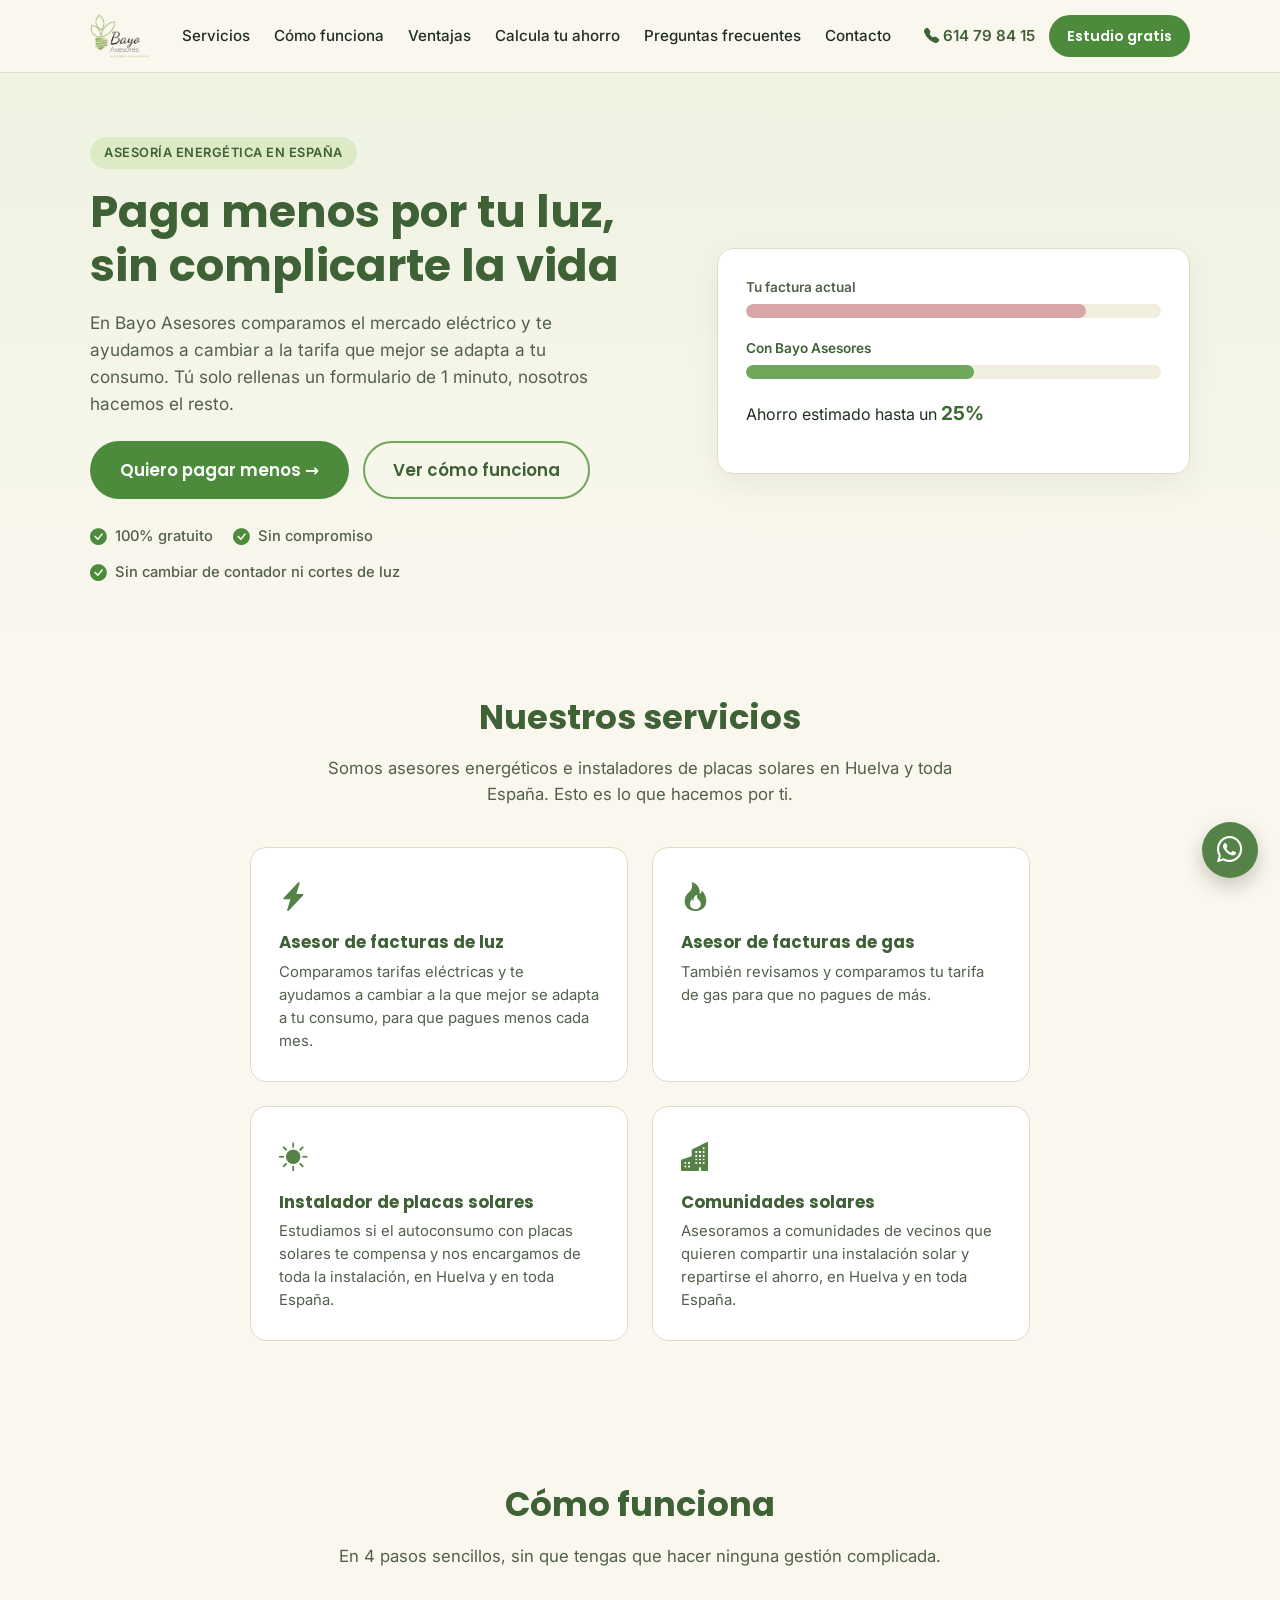
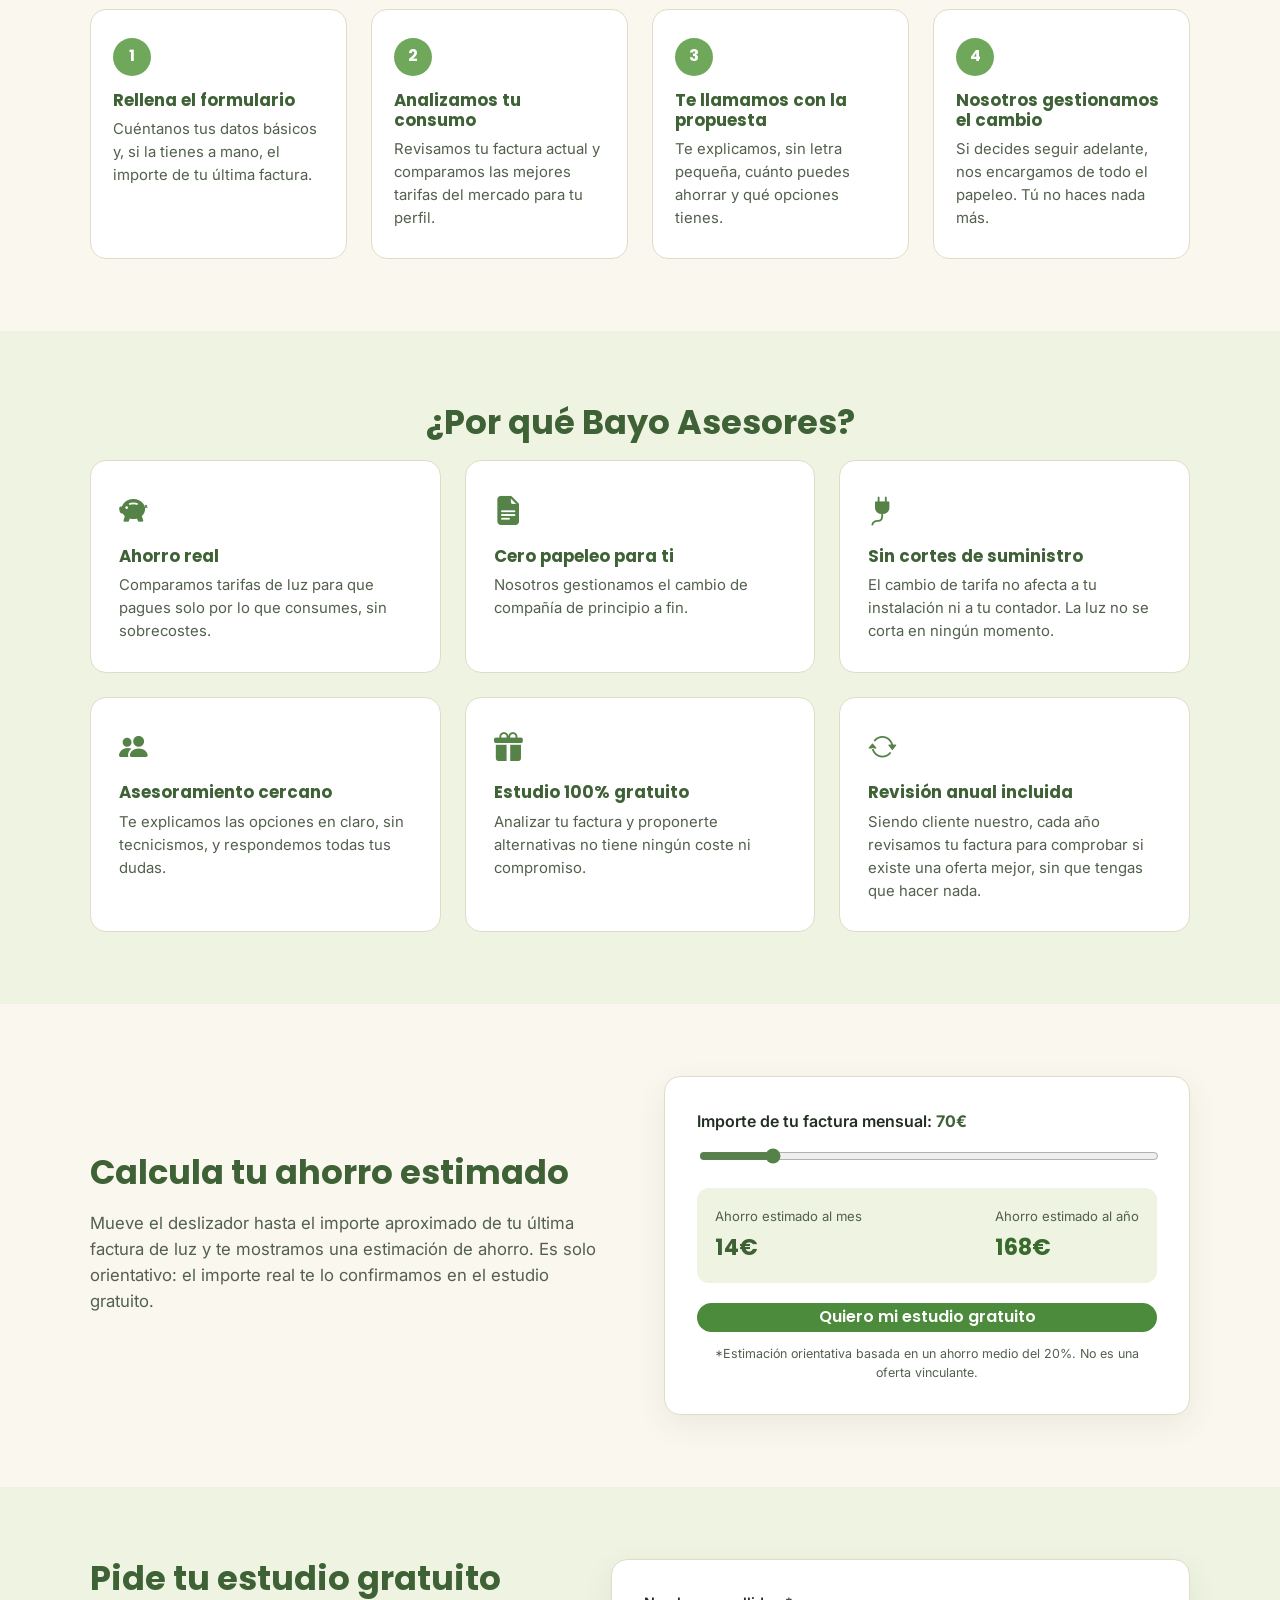
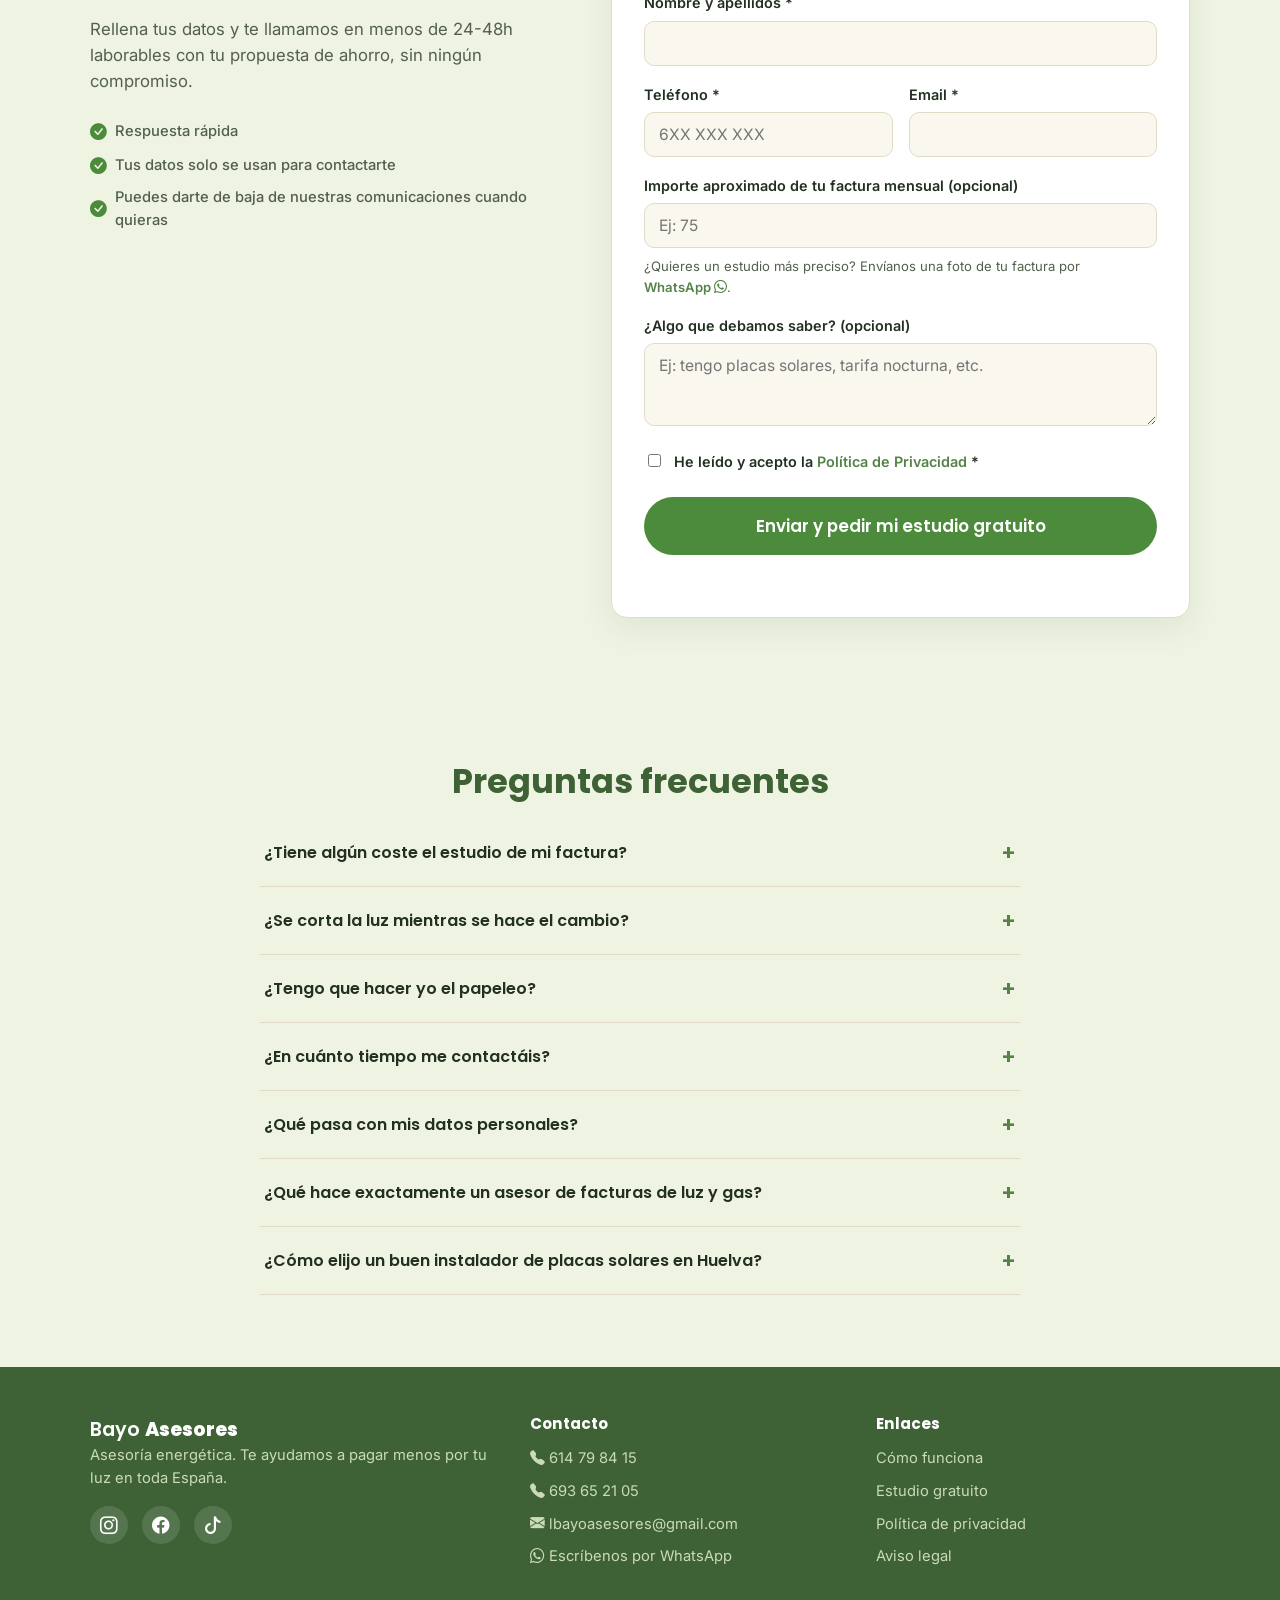
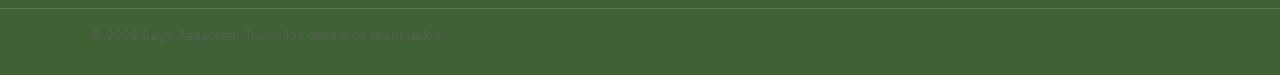
<file: index.html>
<!DOCTYPE html>
<html lang="es">
<head>
<meta charset="UTF-8">
<meta name="viewport" content="width=device-width, initial-scale=1.0">
<title>Asesor de Facturas de Luz y Gas | Instalador de Placas Solares en España - Bayo Asesores</title>
<meta name="description" content="¿Buscas un asesor de facturas de luz y gas o un instalador de placas solares? Bayo Asesores compara tarifas, estudia e instala placas solares y gestiona comunidades solares en Huelva y en toda España. Estudio gratuito.">

<meta property="og:type" content="website">
<meta property="og:site_name" content="Bayo Asesores">
<meta property="og:url" content="https://bayoasesores.es/">
<meta property="og:title" content="Asesor de Facturas de Luz y Gas | Instalador de Placas Solares en España">
<meta property="og:description" content="Comparamos tarifas de luz y gas, estudiamos e instalamos placas solares y asesoramos comunidades solares en Huelva y en toda España. Estudio 100% gratuito.">
<meta property="og:image" content="https://bayoasesores.es/img/logo.png">
<meta property="og:locale" content="es_ES">

<meta name="twitter:card" content="summary">
<meta name="twitter:title" content="Asesor de Facturas de Luz y Gas | Instalador de Placas Solares en España">
<meta name="twitter:description" content="Comparamos tarifas de luz y gas, estudiamos e instalamos placas solares y asesoramos comunidades solares en Huelva y en toda España. Estudio 100% gratuito.">
<meta name="twitter:image" content="https://bayoasesores.es/img/logo.png">

<script type="application/ld+json">
{
  "@context": "https://schema.org",
  "@type": "ProfessionalService",
  "name": "Bayo Asesores",
  "image": "https://bayoasesores.es/img/logo.png",
  "url": "https://bayoasesores.es/",
  "telephone": "+34614798415",
  "email": "lbayoasesores@gmail.com",
  "description": "Asesor de facturas de luz y gas e instalador de placas solares en Huelva. Comparación de tarifas, estudio e instalación de placas solares y asesoramiento a comunidades solares.",
  "address": {
    "@type": "PostalAddress",
    "addressLocality": "Huelva",
    "addressRegion": "Andalucía",
    "addressCountry": "ES"
  },
  "areaServed": "ES",
  "sameAs": [
    "https://www.instagram.com/bayoasesores",
    "https://www.facebook.com/people/Bayo-Asesores/61591380857218/",
    "https://www.tiktok.com/@bayo.asesores"
  ],
  "hasOfferCatalog": {
    "@type": "OfferCatalog",
    "name": "Servicios de Bayo Asesores",
    "itemListElement": [
      {
        "@type": "Offer",
        "itemOffered": {
          "@type": "Service",
          "name": "Asesor de facturas de luz",
          "description": "Comparación de tarifas eléctricas y cambio a la oferta más económica."
        }
      },
      {
        "@type": "Offer",
        "itemOffered": {
          "@type": "Service",
          "name": "Asesor de facturas de gas",
          "description": "Revisión y comparación de tarifas de gas para pagar menos."
        }
      },
      {
        "@type": "Offer",
        "itemOffered": {
          "@type": "Service",
          "name": "Instalador de placas solares",
          "description": "Estudio de viabilidad e instalación de placas solares en Huelva y toda España."
        }
      },
      {
        "@type": "Offer",
        "itemOffered": {
          "@type": "Service",
          "name": "Comunidades solares",
          "description": "Asesoramiento a comunidades de vecinos para compartir una instalación solar."
        }
      }
    ]
  }
}
</script>

<script type="application/ld+json">
{
  "@context": "https://schema.org",
  "@type": "FAQPage",
  "mainEntity": [
    {
      "@type": "Question",
      "name": "¿Tiene algún coste el estudio de mi factura?",
      "acceptedAnswer": { "@type": "Answer", "text": "No. El estudio y la comparativa de tarifas son completamente gratuitos y sin compromiso de contratación." }
    },
    {
      "@type": "Question",
      "name": "¿Se corta la luz mientras se hace el cambio?",
      "acceptedAnswer": { "@type": "Answer", "text": "No. El cambio de tarifa o de compañía es solo un trámite administrativo. Tu contador y tu instalación no se tocan, y el suministro no se interrumpe en ningún momento." }
    },
    {
      "@type": "Question",
      "name": "¿Tengo que hacer yo el papeleo?",
      "acceptedAnswer": { "@type": "Answer", "text": "No. Si decides seguir adelante con la propuesta, nosotros nos encargamos de toda la gestión del cambio." }
    },
    {
      "@type": "Question",
      "name": "¿En cuánto tiempo me contactáis?",
      "acceptedAnswer": { "@type": "Answer", "text": "Normalmente en un plazo de 24-48h laborables tras recibir tu formulario." }
    },
    {
      "@type": "Question",
      "name": "¿Qué pasa con mis datos personales?",
      "acceptedAnswer": { "@type": "Answer", "text": "Tus datos se usan únicamente para contactarte y prepararte una propuesta. Puedes consultar todos los detalles en nuestra Política de Privacidad y darte de baja cuando quieras." }
    },
    {
      "@type": "Question",
      "name": "¿Qué hace exactamente un asesor de facturas de luz y gas?",
      "acceptedAnswer": { "@type": "Answer", "text": "Un asesor de facturas de luz y gas como Bayo Asesores revisa tu consumo real, compara las tarifas disponibles en el mercado y te propone la opción más barata para tu perfil, ocupándose además de todo el papeleo del cambio." }
    },
    {
      "@type": "Question",
      "name": "¿Cómo elijo un buen instalador de placas solares en Huelva?",
      "acceptedAnswer": { "@type": "Answer", "text": "Busca que te hagan un estudio de viabilidad real (orientación, consumo, tejado) antes de nada, sin presionarte a contratar. En Bayo Asesores empezamos siempre por ese estudio gratuito para saber si el autoconsumo te compensa antes de instalar nada." }
    }
  ]
}
</script>

<link rel="icon" type="image/png" href="img/favicon.png">
<link rel="preconnect" href="https://fonts.googleapis.com">
<link rel="preconnect" href="https://fonts.gstatic.com" crossorigin>
<link href="https://fonts.googleapis.com/css2?family=Poppins:wght@600;700;800&family=Inter:wght@400;500;600;700&display=swap" rel="stylesheet">
<link rel="stylesheet" href="https://cdn.jsdelivr.net/npm/bootstrap-icons@1.11.3/font/bootstrap-icons.min.css">
<link rel="stylesheet" href="css/styles.css">
</head>
<body>

<a class="skip-link" href="#formulario">Ir al formulario</a>

<header class="site-header">
  <div class="container header-inner">
    <a href="#inicio" class="logo">
      <img src="img/logo.png" alt="Bayo Asesores" class="logo-img">
    </a>

    <nav class="main-nav" id="main-nav">
      <a href="#servicios">Servicios</a>
      <a href="#como-funciona">Cómo funciona</a>
      <a href="#ventajas">Ventajas</a>
      <a href="#calculadora">Calcula tu ahorro</a>
      <a href="#faq">Preguntas frecuentes</a>
      <a href="#contacto">Contacto</a>
    </nav>

    <div class="header-actions">
      <a href="tel:+34614798415" class="phone-link" aria-label="Llamar a Bayo Asesores">
        <i class="bi bi-telephone-fill" aria-hidden="true"></i> 614 79 84 15
      </a>
      <a href="#formulario" class="btn btn-primary btn-small">Estudio gratis</a>
      <button class="nav-toggle" id="nav-toggle" aria-label="Abrir menú" aria-expanded="false" aria-controls="main-nav">
        <span></span><span></span><span></span>
      </button>
    </div>
  </div>
</header>

<main id="inicio">

  <!-- HERO -->
  <section class="hero">
    <div class="container hero-inner">
      <div class="hero-text">
        <span class="eyebrow">Asesoría energética en España</span>
        <h1>Paga menos por tu luz, sin complicarte la vida</h1>
        <p class="hero-sub">
          En Bayo Asesores comparamos el mercado eléctrico y te ayudamos a cambiar a la
          tarifa que mejor se adapta a tu consumo. Tú solo rellenas un formulario de
          1 minuto, nosotros hacemos el resto.
        </p>
        <div class="hero-cta">
          <a href="#formulario" class="btn btn-primary btn-large">Quiero pagar menos →</a>
          <a href="#como-funciona" class="btn btn-ghost btn-large">Ver cómo funciona</a>
        </div>
        <ul class="trust-badges">
          <li><i class="bi bi-check-circle-fill" aria-hidden="true"></i> 100% gratuito</li>
          <li><i class="bi bi-check-circle-fill" aria-hidden="true"></i> Sin compromiso</li>
          <li><i class="bi bi-check-circle-fill" aria-hidden="true"></i> Sin cambiar de contador ni cortes de luz</li>
        </ul>
      </div>

      <div class="hero-card" aria-hidden="true">
        <div class="mini-form-preview">
          <p class="mini-form-title">Tu factura actual</p>
          <div class="mini-bar"><span style="width:82%"></span></div>
          <p class="mini-form-title mini-form-title--accent">Con Bayo Asesores</p>
          <div class="mini-bar mini-bar--accent"><span style="width:55%"></span></div>
          <p class="mini-savings">Ahorro estimado hasta un <strong>25%</strong></p>
        </div>
      </div>
    </div>
  </section>

  <!-- SERVICIOS -->
  <section id="servicios" class="section">
    <div class="container">
      <h2 class="section-title">Nuestros servicios</h2>
      <p class="section-sub">Somos asesores energéticos e instaladores de placas solares en Huelva y toda España. Esto es lo que hacemos por ti.</p>

      <div class="cards-grid cards-grid--services">
        <div class="card">
          <div class="card-icon"><i class="bi bi-lightning-charge-fill" aria-hidden="true"></i></div>
          <h3>Asesor de facturas de luz</h3>
          <p>Comparamos tarifas eléctricas y te ayudamos a cambiar a la que mejor se adapta a tu consumo, para que pagues menos cada mes.</p>
        </div>
        <div class="card">
          <div class="card-icon"><i class="bi bi-fire" aria-hidden="true"></i></div>
          <h3>Asesor de facturas de gas</h3>
          <p>También revisamos y comparamos tu tarifa de gas para que no pagues de más.</p>
        </div>
        <div class="card">
          <div class="card-icon"><i class="bi bi-sun-fill" aria-hidden="true"></i></div>
          <h3>Instalador de placas solares</h3>
          <p>Estudiamos si el autoconsumo con placas solares te compensa y nos encargamos de toda la instalación, en Huelva y en toda España.</p>
        </div>
        <div class="card">
          <div class="card-icon"><i class="bi bi-buildings-fill" aria-hidden="true"></i></div>
          <h3>Comunidades solares</h3>
          <p>Asesoramos a comunidades de vecinos que quieren compartir una instalación solar y repartirse el ahorro, en Huelva y en toda España.</p>
        </div>
      </div>
    </div>
  </section>

  <!-- COMO FUNCIONA -->
  <section id="como-funciona" class="section">
    <div class="container">
      <h2 class="section-title">Cómo funciona</h2>
      <p class="section-sub">En 4 pasos sencillos, sin que tengas que hacer ninguna gestión complicada.</p>

      <div class="steps">
        <div class="step">
          <div class="step-num">1</div>
          <h3>Rellena el formulario</h3>
          <p>Cuéntanos tus datos básicos y, si la tienes a mano, el importe de tu última factura.</p>
        </div>
        <div class="step">
          <div class="step-num">2</div>
          <h3>Analizamos tu consumo</h3>
          <p>Revisamos tu factura actual y comparamos las mejores tarifas del mercado para tu perfil.</p>
        </div>
        <div class="step">
          <div class="step-num">3</div>
          <h3>Te llamamos con la propuesta</h3>
          <p>Te explicamos, sin letra pequeña, cuánto puedes ahorrar y qué opciones tienes.</p>
        </div>
        <div class="step">
          <div class="step-num">4</div>
          <h3>Nosotros gestionamos el cambio</h3>
          <p>Si decides seguir adelante, nos encargamos de todo el papeleo. Tú no haces nada más.</p>
        </div>
      </div>
    </div>
  </section>

  <!-- VENTAJAS -->
  <section id="ventajas" class="section section-alt">
    <div class="container">
      <h2 class="section-title">¿Por qué Bayo Asesores?</h2>
      <div class="cards-grid">
        <div class="card">
          <div class="card-icon"><i class="bi bi-piggy-bank-fill" aria-hidden="true"></i></div>
          <h3>Ahorro real</h3>
          <p>Comparamos tarifas de luz para que pagues solo por lo que consumes, sin sobrecostes.</p>
        </div>
        <div class="card">
          <div class="card-icon"><i class="bi bi-file-earmark-text-fill" aria-hidden="true"></i></div>
          <h3>Cero papeleo para ti</h3>
          <p>Nosotros gestionamos el cambio de compañía de principio a fin.</p>
        </div>
        <div class="card">
          <div class="card-icon"><i class="bi bi-plug-fill" aria-hidden="true"></i></div>
          <h3>Sin cortes de suministro</h3>
          <p>El cambio de tarifa no afecta a tu instalación ni a tu contador. La luz no se corta en ningún momento.</p>
        </div>
        <div class="card">
          <div class="card-icon"><i class="bi bi-people-fill" aria-hidden="true"></i></div>
          <h3>Asesoramiento cercano</h3>
          <p>Te explicamos las opciones en claro, sin tecnicismos, y respondemos todas tus dudas.</p>
        </div>
        <div class="card">
          <div class="card-icon"><i class="bi bi-gift-fill" aria-hidden="true"></i></div>
          <h3>Estudio 100% gratuito</h3>
          <p>Analizar tu factura y proponerte alternativas no tiene ningún coste ni compromiso.</p>
        </div>
        <div class="card">
          <div class="card-icon"><i class="bi bi-arrow-repeat" aria-hidden="true"></i></div>
          <h3>Revisión anual incluida</h3>
          <p>Siendo cliente nuestro, cada año revisamos tu factura para comprobar si existe una oferta mejor, sin que tengas que hacer nada.</p>
        </div>
      </div>
    </div>
  </section>

  <!-- CALCULADORA -->
  <section id="calculadora" class="section">
    <div class="container calc-container">
      <div class="calc-text">
        <h2 class="section-title section-title--left">Calcula tu ahorro estimado</h2>
        <p class="section-sub section-sub--left">
          Mueve el deslizador hasta el importe aproximado de tu última factura de luz
          y te mostramos una estimación de ahorro. Es solo orientativo: el importe real
          te lo confirmamos en el estudio gratuito.
        </p>
      </div>

      <div class="calc-box">
        <label for="bill-range" class="calc-label">
          Importe de tu factura mensual: <strong id="bill-value">70€</strong>
        </label>
        <input type="range" id="bill-range" min="30" max="300" step="5" value="70">

        <div class="calc-result">
          <div>
            <span class="calc-result-label">Ahorro estimado al mes</span>
            <span class="calc-result-value" id="saving-monthly">14€</span>
          </div>
          <div>
            <span class="calc-result-label">Ahorro estimado al año</span>
            <span class="calc-result-value calc-result-value--accent" id="saving-yearly">168€</span>
          </div>
        </div>
        <a href="#formulario" class="btn btn-primary btn-block">Quiero mi estudio gratuito</a>
        <p class="calc-disclaimer">*Estimación orientativa basada en un ahorro medio del 20%. No es una oferta vinculante.</p>
      </div>
    </div>
  </section>

  <!-- FORMULARIO -->
  <section id="formulario" class="section section-form">
    <div class="container form-container">
      <div class="form-intro">
        <h2 class="section-title section-title--left">Pide tu estudio gratuito</h2>
        <p class="section-sub section-sub--left">
          Rellena tus datos y te llamamos en menos de 24-48h laborables con tu propuesta
          de ahorro, sin ningún compromiso.
        </p>
        <ul class="trust-badges trust-badges--column">
          <li><i class="bi bi-check-circle-fill" aria-hidden="true"></i> Respuesta rápida</li>
          <li><i class="bi bi-check-circle-fill" aria-hidden="true"></i> Tus datos solo se usan para contactarte</li>
          <li><i class="bi bi-check-circle-fill" aria-hidden="true"></i> Puedes darte de baja de nuestras comunicaciones cuando quieras</li>
        </ul>
      </div>

      <form id="lead-form" class="lead-form" action="https://formspree.io/f/mdeonybl" method="POST">
        <div class="form-row">
          <label for="nombre">Nombre y apellidos *</label>
          <input type="text" id="nombre" name="nombre" required autocomplete="name">
        </div>

        <div class="form-row form-row--split">
          <div>
            <label for="telefono">Teléfono *</label>
            <input type="tel" id="telefono" name="telefono" required autocomplete="tel" pattern="[0-9+\s]{9,15}" placeholder="6XX XXX XXX">
          </div>
          <div>
            <label for="email">Email *</label>
            <input type="email" id="email" name="email" required autocomplete="email">
          </div>
        </div>

        <div class="form-row">
          <label for="factura">Importe aproximado de tu factura mensual (opcional)</label>
          <input type="number" id="factura" name="factura" min="0" placeholder="Ej: 75">
          <p class="form-hint">
            ¿Quieres un estudio más preciso? Envíanos una foto de tu factura por
            <a href="https://wa.me/34614798415?text=Hola%2C%20quiero%20enviaros%20una%20foto%20de%20mi%20factura%20de%20luz%20para%20que%20me%20hag%C3%A1is%20el%20estudio." target="_blank" rel="noopener">WhatsApp <i class="bi bi-whatsapp" aria-hidden="true"></i></a>.
          </p>
        </div>

        <div class="form-row">
          <label for="mensaje">¿Algo que debamos saber? (opcional)</label>
          <textarea id="mensaje" name="mensaje" rows="3" placeholder="Ej: tengo placas solares, tarifa nocturna, etc."></textarea>
        </div>

        <div class="form-row form-row--checkbox">
          <input type="checkbox" id="privacidad" name="privacidad" required>
          <label for="privacidad">
            He leído y acepto la <a href="privacidad.html" target="_blank" rel="noopener">Política de Privacidad</a> *
          </label>
        </div>

        <input type="hidden" name="_subject" value="Nuevo lead desde bayoasesores.es">
        <input type="hidden" id="utm_source" name="origen" value="">
        <input type="hidden" id="utm_medium" name="medio" value="">
        <input type="hidden" id="utm_campaign" name="campana" value="">
        <input type="hidden" id="pagina_referencia" name="pagina_referencia" value="">
        <input type="text" name="_gotcha" class="form-honeypot" tabindex="-1" autocomplete="off" aria-hidden="true">

        <button type="submit" class="btn btn-primary btn-large btn-block" id="form-submit">
          Enviar y pedir mi estudio gratuito
        </button>

        <p class="form-note" id="form-note" role="status"></p>
      </form>
    </div>
  </section>

  <!-- FAQ -->
  <section id="faq" class="section section-alt">
    <div class="container">
      <h2 class="section-title">Preguntas frecuentes</h2>
      <div class="faq-list">

        <div class="faq-item">
          <button class="faq-question" aria-expanded="false">
            ¿Tiene algún coste el estudio de mi factura?
            <span class="faq-icon">+</span>
          </button>
          <div class="faq-answer">
            <p>No. El estudio y la comparativa de tarifas son completamente gratuitos y sin compromiso de contratación.</p>
          </div>
        </div>

        <div class="faq-item">
          <button class="faq-question" aria-expanded="false">
            ¿Se corta la luz mientras se hace el cambio?
            <span class="faq-icon">+</span>
          </button>
          <div class="faq-answer">
            <p>No. El cambio de tarifa o de compañía es solo un trámite administrativo. Tu contador y tu instalación no se tocan, y el suministro no se interrumpe en ningún momento.</p>
          </div>
        </div>

        <div class="faq-item">
          <button class="faq-question" aria-expanded="false">
            ¿Tengo que hacer yo el papeleo?
            <span class="faq-icon">+</span>
          </button>
          <div class="faq-answer">
            <p>No. Si decides seguir adelante con la propuesta, nosotros nos encargamos de toda la gestión del cambio.</p>
          </div>
        </div>

        <div class="faq-item">
          <button class="faq-question" aria-expanded="false">
            ¿En cuánto tiempo me contactáis?
            <span class="faq-icon">+</span>
          </button>
          <div class="faq-answer">
            <p>Normalmente en un plazo de 24-48h laborables tras recibir tu formulario.</p>
          </div>
        </div>

        <div class="faq-item">
          <button class="faq-question" aria-expanded="false">
            ¿Qué pasa con mis datos personales?
            <span class="faq-icon">+</span>
          </button>
          <div class="faq-answer">
            <p>Tus datos se usan únicamente para contactarte y prepararte una propuesta. Puedes consultar todos los detalles en nuestra <a href="privacidad.html">Política de Privacidad</a> y darte de baja cuando quieras.</p>
          </div>
        </div>

        <div class="faq-item">
          <button class="faq-question" aria-expanded="false">
            ¿Qué hace exactamente un asesor de facturas de luz y gas?
            <span class="faq-icon">+</span>
          </button>
          <div class="faq-answer">
            <p>Un asesor de facturas de luz y gas como Bayo Asesores revisa tu consumo real, compara las tarifas disponibles en el mercado y te propone la opción más barata para tu perfil, ocupándose además de todo el papeleo del cambio.</p>
          </div>
        </div>

        <div class="faq-item">
          <button class="faq-question" aria-expanded="false">
            ¿Cómo elijo un buen instalador de placas solares en Huelva?
            <span class="faq-icon">+</span>
          </button>
          <div class="faq-answer">
            <p>Busca que te hagan un estudio de viabilidad real (orientación, consumo, tejado) antes de nada, sin presionarte a contratar. En Bayo Asesores empezamos siempre por ese estudio gratuito para saber si el autoconsumo te compensa antes de instalar nada.</p>
          </div>
        </div>

      </div>
    </div>
  </section>

</main>

<!-- CONTACTO / FOOTER -->
<footer id="contacto" class="site-footer">
  <div class="container footer-inner">
    <div class="footer-brand">
      <a href="#inicio" class="logo logo--footer">
        <span>Bayo <strong>Asesores</strong></span>
      </a>
      <p>Asesoría energética. Te ayudamos a pagar menos por tu luz en toda España.</p>
      <div class="social-links">
        <a href="https://www.instagram.com/bayoasesores" target="_blank" rel="noopener" aria-label="Instagram"><i class="bi bi-instagram" aria-hidden="true"></i></a>
        <a href="https://www.facebook.com/people/Bayo-Asesores/61591380857218/" target="_blank" rel="noopener" aria-label="Facebook"><i class="bi bi-facebook" aria-hidden="true"></i></a>
        <a href="https://www.tiktok.com/@bayo.asesores" target="_blank" rel="noopener" aria-label="TikTok"><i class="bi bi-tiktok" aria-hidden="true"></i></a>
      </div>
    </div>

    <div class="footer-col">
      <h4>Contacto</h4>
      <p><a href="tel:+34614798415"><i class="bi bi-telephone-fill" aria-hidden="true"></i> 614 79 84 15</a></p>
      <p><a href="tel:+34693652105"><i class="bi bi-telephone-fill" aria-hidden="true"></i> 693 65 21 05</a></p>
      <p><a href="mailto:lbayoasesores@gmail.com"><i class="bi bi-envelope-fill" aria-hidden="true"></i> lbayoasesores@gmail.com</a></p>
      <p><a href="https://wa.me/34614798415?text=Hola%2C%20me%20gustar%C3%ADa%20recibir%20un%20estudio%20gratuito%20para%20pagar%20menos%20por%20mi%20factura%20de%20luz." target="_blank" rel="noopener"><i class="bi bi-whatsapp" aria-hidden="true"></i> Escríbenos por WhatsApp</a></p>
    </div>

    <div class="footer-col">
      <h4>Enlaces</h4>
      <p><a href="#como-funciona">Cómo funciona</a></p>
      <p><a href="#formulario">Estudio gratuito</a></p>
      <p><a href="privacidad.html">Política de privacidad</a></p>
      <p><a href="aviso-legal.html">Aviso legal</a></p>
    </div>
  </div>

  <div class="footer-bottom">
    <div class="container">
      <p>&copy; <span id="year"></span> Bayo Asesores. Todos los derechos reservados.</p>
    </div>
  </div>
</footer>

<a href="https://wa.me/34614798415?text=Hola%2C%20me%20gustar%C3%ADa%20recibir%20un%20estudio%20gratuito%20para%20pagar%20menos%20por%20mi%20factura%20de%20luz." class="whatsapp-float" target="_blank" rel="noopener" aria-label="Contactar por WhatsApp">
  <i class="bi bi-whatsapp" aria-hidden="true"></i>
</a>

<script src="js/script.js"></script>
</body>
</html>
</file>
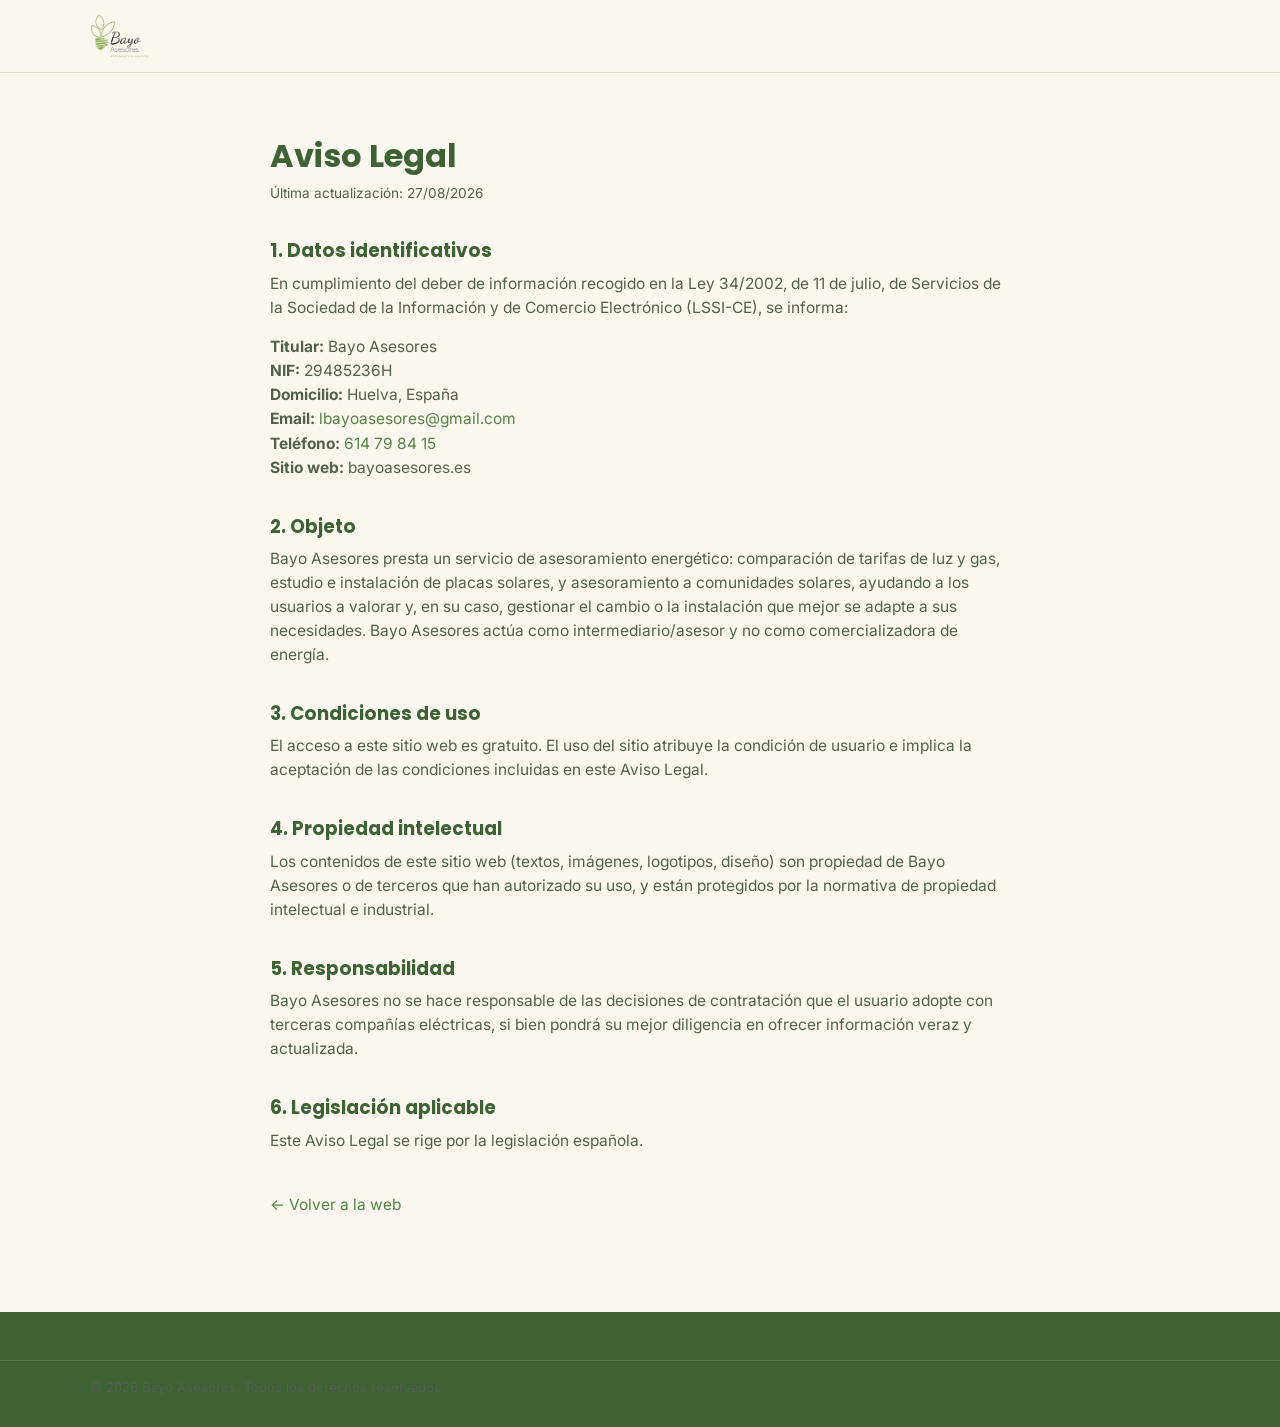
<file: aviso-legal.html>
<!DOCTYPE html>
<html lang="es">
<head>
<meta charset="UTF-8">
<meta name="viewport" content="width=device-width, initial-scale=1.0">
<title>Aviso Legal | Bayo Asesores</title>
<link href="https://fonts.googleapis.com/css2?family=Poppins:wght@600;700;800&family=Inter:wght@400;500;600;700&display=swap" rel="stylesheet">
<link rel="stylesheet" href="https://cdn.jsdelivr.net/npm/bootstrap-icons@1.11.3/font/bootstrap-icons.min.css">
<link rel="stylesheet" href="css/styles.css">
<link rel="icon" type="image/png" href="img/favicon.png">
<style>
  .legal { max-width: 780px; margin: 0 auto; padding: 64px 20px 80px; }
  .legal h1 { margin-bottom: 8px; }
  .legal h2 { font-size: 1.15rem; margin-top: 36px; }
  .legal p, .legal li { color: var(--ink-soft); font-size: .97rem; }
  .legal .updated { font-size: .85rem; color: var(--ink-soft); margin-bottom: 32px; }
  .placeholder { background: #FFF3CD; border: 1px dashed #C98A22; padding: 2px 6px; border-radius: 4px; }
</style>
</head>
<body>

<header class="site-header">
  <div class="container header-inner">
    <a href="./" class="logo">
      <img src="img/logo.png" alt="Bayo Asesores" class="logo-img">
    </a>
  </div>
</header>

<main class="legal">
  <h1>Aviso Legal</h1>
  <p class="updated">Última actualización: 27/08/2026</p>

  <h2>1. Datos identificativos</h2>
  <p>
    En cumplimiento del deber de información recogido en la Ley 34/2002, de 11 de julio,
    de Servicios de la Sociedad de la Información y de Comercio Electrónico (LSSI-CE), se informa:
  </p>
  <p>
    <strong>Titular:</strong> Bayo Asesores<br>
    <strong>NIF:</strong> 29485236H<br>
    <strong>Domicilio:</strong> Huelva, España<br>
    <strong>Email:</strong> <a href="mailto:lbayoasesores@gmail.com">lbayoasesores@gmail.com</a><br>
    <strong>Teléfono:</strong> <a href="tel:+34614798415">614 79 84 15</a><br>
    <strong>Sitio web:</strong> bayoasesores.es
  </p>

  <h2>2. Objeto</h2>
  <p>
    Bayo Asesores presta un servicio de asesoramiento energético: comparación de tarifas de
    luz y gas, estudio e instalación de placas solares, y asesoramiento a comunidades
    solares, ayudando a los usuarios a valorar y, en su caso, gestionar el cambio o la
    instalación que mejor se adapte a sus necesidades. Bayo Asesores actúa como
    intermediario/asesor y no como comercializadora de energía.
  </p>

  <h2>3. Condiciones de uso</h2>
  <p>
    El acceso a este sitio web es gratuito. El uso del sitio atribuye la condición de
    usuario e implica la aceptación de las condiciones incluidas en este Aviso Legal.
  </p>

  <h2>4. Propiedad intelectual</h2>
  <p>
    Los contenidos de este sitio web (textos, imágenes, logotipos, diseño) son propiedad
    de Bayo Asesores o de terceros que han autorizado su uso, y están protegidos por la
    normativa de propiedad intelectual e industrial.
  </p>

  <h2>5. Responsabilidad</h2>
  <p>
    Bayo Asesores no se hace responsable de las decisiones de contratación que el usuario
    adopte con terceras compañías eléctricas, si bien pondrá su mejor diligencia en
    ofrecer información veraz y actualizada.
  </p>

  <h2>6. Legislación aplicable</h2>
  <p>Este Aviso Legal se rige por la legislación española.</p>

  <p style="margin-top:40px;"><a href="./">← Volver a la web</a></p>
</main>

<footer class="site-footer">
  <div class="footer-bottom">
    <div class="container">
      <p>&copy; <span id="year"></span> Bayo Asesores. Todos los derechos reservados.</p>
    </div>
  </div>
</footer>

<script>document.getElementById('year').textContent = new Date().getFullYear();</script>
</body>
</html>
</file>
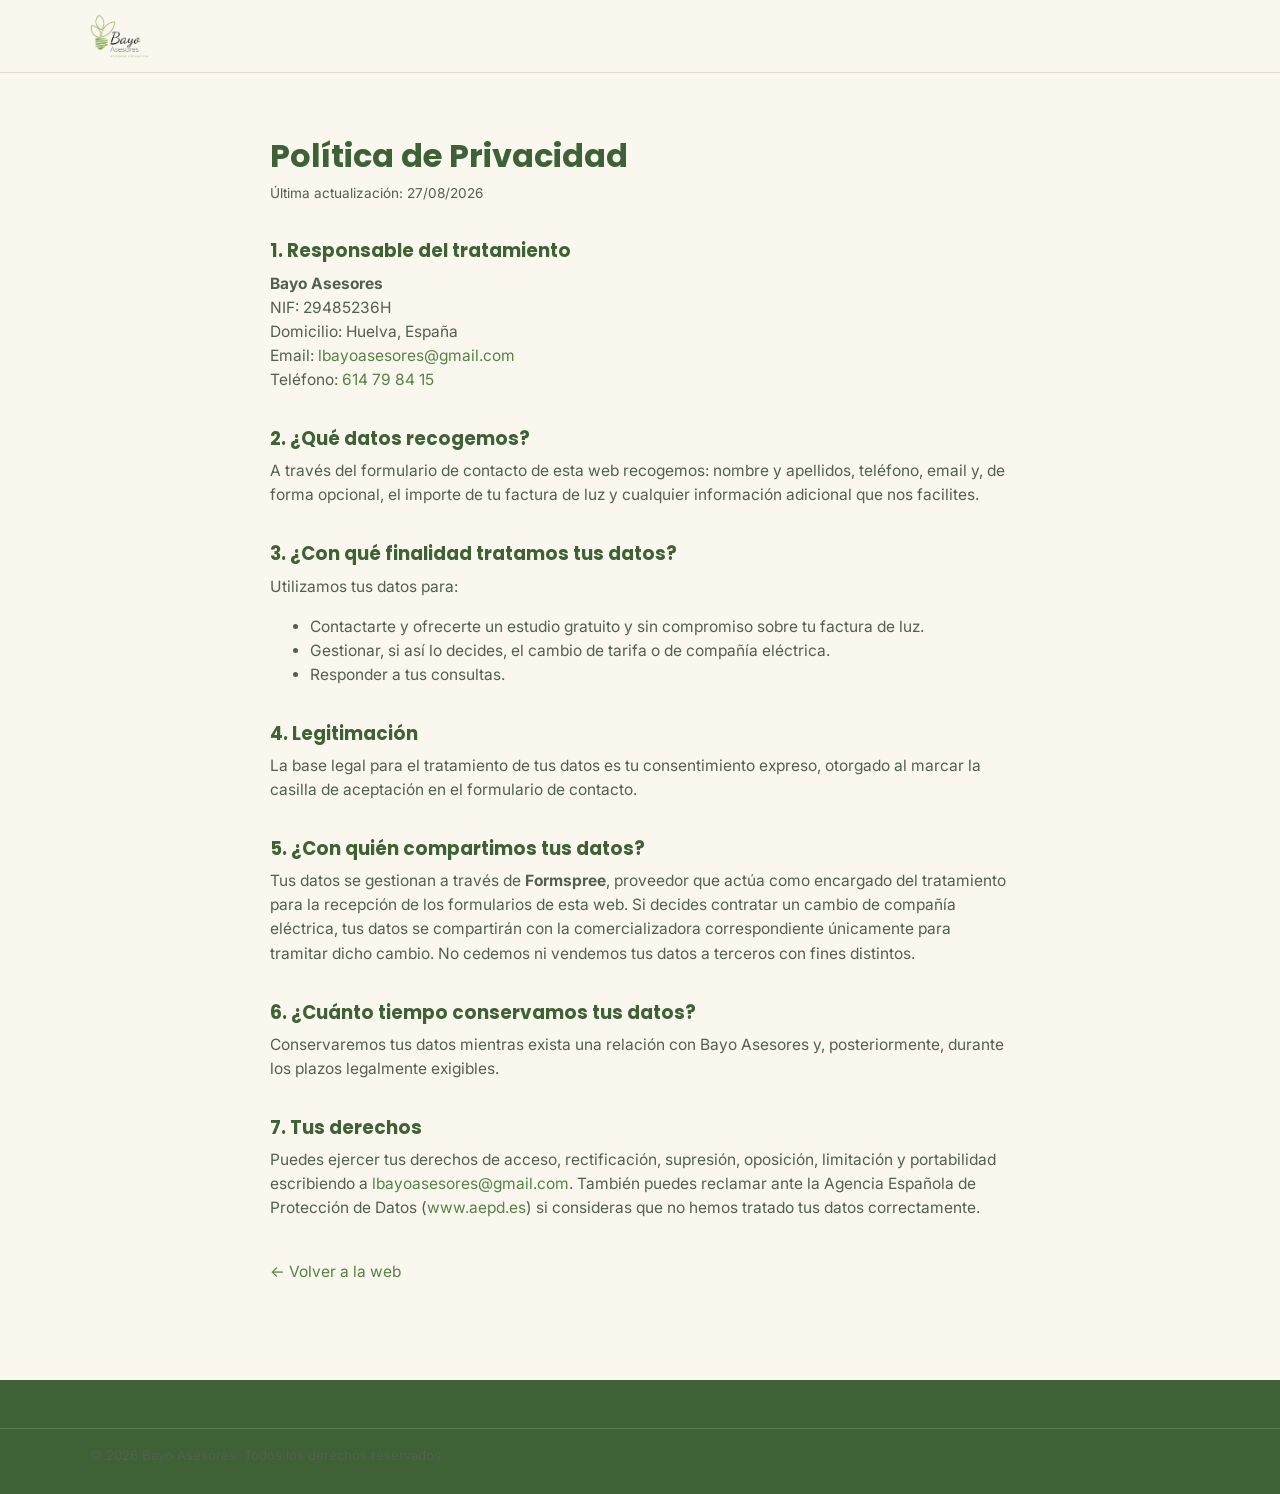
<file: privacidad.html>
<!DOCTYPE html>
<html lang="es">
<head>
<meta charset="UTF-8">
<meta name="viewport" content="width=device-width, initial-scale=1.0">
<title>Política de Privacidad | Bayo Asesores</title>
<link href="https://fonts.googleapis.com/css2?family=Poppins:wght@600;700;800&family=Inter:wght@400;500;600;700&display=swap" rel="stylesheet">
<link rel="stylesheet" href="https://cdn.jsdelivr.net/npm/bootstrap-icons@1.11.3/font/bootstrap-icons.min.css">
<link rel="stylesheet" href="css/styles.css">
<link rel="icon" type="image/png" href="img/favicon.png">
<style>
  .legal { max-width: 780px; margin: 0 auto; padding: 64px 20px 80px; }
  .legal h1 { margin-bottom: 8px; }
  .legal h2 { font-size: 1.15rem; margin-top: 36px; }
  .legal p, .legal li { color: var(--ink-soft); font-size: .97rem; }
  .legal .updated { font-size: .85rem; color: var(--ink-soft); margin-bottom: 32px; }
  .placeholder { background: #FFF3CD; border: 1px dashed #C98A22; padding: 2px 6px; border-radius: 4px; }
</style>
</head>
<body>

<header class="site-header">
  <div class="container header-inner">
    <a href="./" class="logo">
      <img src="img/logo.png" alt="Bayo Asesores" class="logo-img">
    </a>
  </div>
</header>

<main class="legal">
  <h1>Política de Privacidad</h1>
  <p class="updated">Última actualización: 27/08/2026</p>

  <h2>1. Responsable del tratamiento</h2>
  <p>
    <strong>Bayo Asesores</strong><br>
    NIF: 29485236H<br>
    Domicilio: Huelva, España<br>
    Email: <a href="mailto:lbayoasesores@gmail.com">lbayoasesores@gmail.com</a><br>
    Teléfono: <a href="tel:+34614798415">614 79 84 15</a>
  </p>

  <h2>2. ¿Qué datos recogemos?</h2>
  <p>A través del formulario de contacto de esta web recogemos: nombre y apellidos, teléfono, email y, de forma opcional, el importe de tu factura de luz y cualquier información adicional que nos facilites.</p>

  <h2>3. ¿Con qué finalidad tratamos tus datos?</h2>
  <p>Utilizamos tus datos para:</p>
  <ul>
    <li>Contactarte y ofrecerte un estudio gratuito y sin compromiso sobre tu factura de luz.</li>
    <li>Gestionar, si así lo decides, el cambio de tarifa o de compañía eléctrica.</li>
    <li>Responder a tus consultas.</li>
  </ul>

  <h2>4. Legitimación</h2>
  <p>La base legal para el tratamiento de tus datos es tu consentimiento expreso, otorgado al marcar la casilla de aceptación en el formulario de contacto.</p>

  <h2>5. ¿Con quién compartimos tus datos?</h2>
  <p>
    Tus datos se gestionan a través de <strong>Formspree</strong>, proveedor que actúa como encargado del tratamiento para la recepción de los formularios de esta web.
    Si decides contratar un cambio de compañía eléctrica, tus datos se compartirán con la comercializadora correspondiente únicamente para tramitar dicho cambio.
    No cedemos ni vendemos tus datos a terceros con fines distintos.
  </p>

  <h2>6. ¿Cuánto tiempo conservamos tus datos?</h2>
  <p>Conservaremos tus datos mientras exista una relación con Bayo Asesores y, posteriormente, durante los plazos legalmente exigibles.</p>

  <h2>7. Tus derechos</h2>
  <p>
    Puedes ejercer tus derechos de acceso, rectificación, supresión, oposición, limitación y portabilidad
    escribiendo a <a href="mailto:lbayoasesores@gmail.com">lbayoasesores@gmail.com</a>.
    También puedes reclamar ante la Agencia Española de Protección de Datos (<a href="https://www.aepd.es" target="_blank" rel="noopener">www.aepd.es</a>) si consideras que no hemos tratado tus datos correctamente.
  </p>

  <p style="margin-top:40px;"><a href="./">← Volver a la web</a></p>
</main>

<footer class="site-footer">
  <div class="footer-bottom">
    <div class="container">
      <p>&copy; <span id="year"></span> Bayo Asesores. Todos los derechos reservados.</p>
    </div>
  </div>
</footer>

<script>document.getElementById('year').textContent = new Date().getFullYear();</script>
</body>
</html>
</file>
<file: css/styles.css>
/* ===== Tokens ===== */
:root {
  --cream: #FAF7EE;
  --cream-alt: #F1EEDF;
  --green-50: #EEF3E2;
  --green-100: #DCEAC6;
  --green-300: #A9CB8D;
  --green-500: #6FA85B;
  --green-600: #558247;
  --green-700: #3E6236;
  --ink: #223022;
  --ink-soft: #52604D;
  --accent: #4B8B3B;
  --accent-dark: #386B2C;
  --white: #FFFFFF;
  --border: #E1DCC7;
  --shadow: 0 10px 30px rgba(63, 82, 51, 0.08);
  --radius: 16px;
  --font-head: 'Poppins', 'Segoe UI', system-ui, sans-serif;
  --font-body: 'Inter', 'Segoe UI', system-ui, sans-serif;
}

* { box-sizing: border-box; }
html { scroll-behavior: smooth; }

body {
  margin: 0;
  font-family: var(--font-body);
  color: var(--ink);
  background: var(--cream);
  line-height: 1.55;
}

h1, h2, h3, h4 { font-family: var(--font-head); color: var(--green-700); margin: 0 0 .5em; line-height: 1.2; }
p { margin: 0 0 1em; color: var(--ink-soft); }
a { color: var(--green-600); text-decoration: none; }
a:hover { color: var(--green-700); }
img { max-width: 100%; display: block; }

.container {
  max-width: 1140px;
  margin: 0 auto;
  padding: 0 20px;
}

.skip-link {
  position: absolute;
  left: -999px;
  top: 0;
  background: var(--green-700);
  color: #fff;
  padding: 10px 16px;
  z-index: 1000;
}
.skip-link:focus { left: 10px; top: 10px; }

/* ===== Buttons ===== */
.btn {
  display: inline-flex;
  align-items: center;
  justify-content: center;
  gap: 8px;
  border-radius: 999px;
  font-family: var(--font-head);
  font-weight: 600;
  text-align: center;
  cursor: pointer;
  border: 2px solid transparent;
  transition: transform .15s ease, box-shadow .15s ease, background .15s ease;
  white-space: nowrap;
}
.btn-primary {
  background: var(--accent);
  color: #fff;
}
.btn-primary:hover { background: var(--accent-dark); color: #fff; transform: translateY(-1px); }
.btn-ghost {
  background: transparent;
  border-color: var(--green-500);
  color: var(--green-700);
}
.btn-ghost:hover { background: var(--green-50); }
.btn-small { padding: 8px 16px; font-size: .9rem; }
.btn-large { padding: 14px 28px; font-size: 1.05rem; }
.btn-block { width: 100%; }

/* ===== Header ===== */
.site-header {
  position: sticky;
  top: 0;
  z-index: 500;
  background: rgba(250, 247, 238, 0.92);
  backdrop-filter: blur(6px);
  border-bottom: 1px solid var(--border);
}
.header-inner {
  display: flex;
  align-items: center;
  justify-content: space-between;
  gap: 16px;
  padding: 14px 20px;
}
.logo {
  display: flex;
  align-items: center;
  gap: 8px;
  font-family: var(--font-head);
  font-weight: 600;
  font-size: 1.2rem;
  color: var(--green-700);
}
.logo strong { font-weight: 800; }
.logo-img { height: 44px; width: auto; }

.main-nav {
  display: flex;
  gap: 24px;
  flex: 1;
  justify-content: center;
}
.main-nav a {
  color: var(--ink);
  font-weight: 500;
  font-size: .95rem;
}
.main-nav a:hover { color: var(--green-700); }

.header-actions {
  display: flex;
  align-items: center;
  gap: 14px;
}
.phone-link {
  font-weight: 600;
  color: var(--green-700);
  font-size: .95rem;
  white-space: nowrap;
}

.nav-toggle {
  display: none;
  flex-direction: column;
  justify-content: center;
  gap: 5px;
  width: 34px;
  height: 34px;
  background: none;
  border: none;
  cursor: pointer;
}
.nav-toggle span {
  display: block;
  height: 2px;
  background: var(--green-700);
  border-radius: 2px;
}

/* ===== Hero ===== */
.hero {
  padding: 64px 0 40px;
  background: linear-gradient(180deg, var(--green-50) 0%, var(--cream) 100%);
}
.hero-inner {
  display: grid;
  grid-template-columns: minmax(0, 1.1fr) minmax(0, .9fr);
  gap: 48px;
  align-items: center;
}
.eyebrow {
  display: inline-block;
  background: var(--green-100);
  color: var(--green-700);
  font-weight: 600;
  font-size: .8rem;
  letter-spacing: .04em;
  text-transform: uppercase;
  padding: 6px 14px;
  border-radius: 999px;
  margin-bottom: 16px;
}
.hero-text h1 {
  font-size: clamp(2rem, 4vw, 2.8rem);
  margin-bottom: 18px;
}
.hero-sub {
  font-size: 1.08rem;
  max-width: 46ch;
}
.hero-cta {
  display: flex;
  flex-wrap: wrap;
  gap: 14px;
  margin: 24px 0;
}
.trust-badges {
  list-style: none;
  padding: 0;
  margin: 0;
  display: flex;
  flex-wrap: wrap;
  gap: 10px 20px;
  font-size: .92rem;
  color: var(--ink-soft);
  font-weight: 500;
}
.trust-badges--column { flex-direction: column; gap: 8px; }
.trust-badges li { display: flex; align-items: center; gap: 8px; }
.trust-badges i { color: var(--accent); font-size: 1.05rem; }

.hero-card {
  background: var(--white);
  border-radius: var(--radius);
  box-shadow: var(--shadow);
  padding: 28px;
  border: 1px solid var(--border);
}
.mini-form-title {
  font-size: .85rem;
  font-weight: 600;
  color: var(--ink-soft);
  margin-bottom: 6px;
}
.mini-form-title--accent { color: var(--green-700); margin-top: 20px; }
.mini-bar {
  height: 14px;
  border-radius: 999px;
  background: var(--cream-alt);
  overflow: hidden;
  margin-bottom: 4px;
}
.mini-bar span {
  display: block;
  height: 100%;
  background: #D8A6A6;
  border-radius: 999px;
}
.mini-bar--accent span { background: var(--green-500); }
.mini-savings {
  margin-top: 20px;
  font-size: 1rem;
  color: var(--ink);
}
.mini-savings strong { color: var(--accent-dark); font-size: 1.2rem; }

/* ===== Sections ===== */
.section { padding: 72px 0; }
.section-alt { background: var(--green-50); }
.section-title {
  text-align: center;
  font-size: clamp(1.6rem, 3vw, 2.1rem);
}
.section-title--left { text-align: left; }
.section-sub {
  text-align: center;
  max-width: 60ch;
  margin: 0 auto 40px;
  font-size: 1.05rem;
}
.section-sub--left { text-align: left; margin: 0 0 24px; }

/* Steps */
.steps {
  display: grid;
  grid-template-columns: repeat(4, minmax(0, 1fr));
  gap: 24px;
}
.step {
  background: var(--white);
  border: 1px solid var(--border);
  border-radius: var(--radius);
  padding: 28px 22px;
  text-align: left;
}
.step-num {
  width: 38px;
  height: 38px;
  border-radius: 50%;
  background: var(--green-500);
  color: #fff;
  font-family: var(--font-head);
  font-weight: 700;
  display: flex;
  align-items: center;
  justify-content: center;
  margin-bottom: 14px;
}
.step h3 { font-size: 1.05rem; margin-bottom: 8px; }
.step p { font-size: .93rem; margin: 0; }

/* Cards */
.cards-grid {
  display: grid;
  grid-template-columns: repeat(3, minmax(0, 1fr));
  gap: 24px;
}
.cards-grid--services {
  grid-template-columns: repeat(2, minmax(0, 1fr));
  max-width: 780px;
  margin: 0 auto;
}
.card {
  background: var(--white);
  border-radius: var(--radius);
  padding: 28px;
  border: 1px solid var(--border);
  transition: transform .15s ease, box-shadow .15s ease;
}
.card:hover { transform: translateY(-3px); box-shadow: var(--shadow); }
.card-icon { font-size: 1.8rem; margin-bottom: 12px; color: var(--green-600); }
.card h3 { font-size: 1.05rem; }
.card p { font-size: .93rem; margin: 0; }
/* Calculadora */
.calc-container {
  display: grid;
  grid-template-columns: minmax(0, 1fr) minmax(0, 1fr);
  gap: 48px;
  align-items: center;
}
.calc-box {
  background: var(--white);
  border: 1px solid var(--border);
  border-radius: var(--radius);
  padding: 32px;
  box-shadow: var(--shadow);
}
.calc-label {
  display: block;
  font-weight: 600;
  margin-bottom: 12px;
  color: var(--ink);
}
.calc-label strong { color: var(--green-700); }
input[type="range"] {
  width: 100%;
  accent-color: var(--green-600);
  margin-bottom: 24px;
}
.calc-result {
  display: flex;
  justify-content: space-between;
  gap: 16px;
  background: var(--green-50);
  border-radius: 12px;
  padding: 18px;
  margin-bottom: 20px;
}
.calc-result-label {
  display: block;
  font-size: .82rem;
  color: var(--ink-soft);
  margin-bottom: 4px;
}
.calc-result-value {
  display: block;
  font-family: var(--font-head);
  font-size: 1.4rem;
  font-weight: 700;
  color: var(--green-700);
}
.calc-result-value--accent { color: var(--accent-dark); }
.calc-disclaimer {
  font-size: .78rem;
  color: var(--ink-soft);
  margin: 12px 0 0;
  text-align: center;
}

/* Formulario */
.section-form { background: var(--green-50); }
.form-container {
  display: grid;
  grid-template-columns: minmax(0, .9fr) minmax(0, 1.1fr);
  gap: 48px;
  align-items: start;
}
.lead-form {
  background: var(--white);
  border-radius: var(--radius);
  padding: 32px;
  box-shadow: var(--shadow);
  border: 1px solid var(--border);
}
.form-row { margin-bottom: 18px; }
.form-row--split {
  display: grid;
  grid-template-columns: minmax(0, 1fr) minmax(0, 1fr);
  gap: 16px;
}
.form-row label {
  display: block;
  font-weight: 600;
  font-size: .9rem;
  margin-bottom: 6px;
  color: var(--ink);
}
.form-row input[type="text"],
.form-row input[type="tel"],
.form-row input[type="email"],
.form-row input[type="number"],
.form-row textarea {
  width: 100%;
  padding: 12px 14px;
  border: 1px solid var(--border);
  border-radius: 10px;
  font-family: var(--font-body);
  font-size: .98rem;
  background: var(--cream);
  color: var(--ink);
}
.form-row input:focus,
.form-row textarea:focus {
  outline: 2px solid var(--green-500);
  outline-offset: 1px;
  background: var(--white);
}
.form-hint {
  font-size: .82rem;
  color: var(--ink-soft);
  margin: 8px 0 0;
}
.form-hint a { font-weight: 600; white-space: nowrap; }
.form-honeypot {
  position: absolute;
  left: -9999px;
  width: 1px;
  height: 1px;
  opacity: 0;
}
.form-row--checkbox {
  display: flex;
  align-items: flex-start;
  gap: 10px;
  font-size: .85rem;
  color: var(--ink-soft);
}
.form-row--checkbox input { margin-top: 3px; }
.form-note {
  min-height: 1.2em;
  margin: 12px 0 0;
  font-size: .9rem;
  text-align: center;
  font-weight: 600;
}
.form-note.success { color: var(--green-700); }
.form-note.error { color: #b3402a; }

/* FAQ */
.faq-list { max-width: 760px; margin: 0 auto; }
.faq-item {
  border-bottom: 1px solid var(--border);
}
.faq-question {
  width: 100%;
  text-align: left;
  background: none;
  border: none;
  padding: 18px 4px;
  font-family: var(--font-head);
  font-size: 1rem;
  font-weight: 600;
  color: var(--ink);
  display: flex;
  justify-content: space-between;
  align-items: center;
  cursor: pointer;
}
.faq-icon {
  font-size: 1.3rem;
  color: var(--green-600);
  transition: transform .2s ease;
}
.faq-question[aria-expanded="true"] .faq-icon { transform: rotate(45deg); }
.faq-answer {
  max-height: 0;
  overflow: hidden;
  transition: max-height .25s ease;
}
.faq-answer p { padding: 0 4px 18px; margin: 0; font-size: .95rem; }

/* Footer */
.site-footer {
  background: var(--green-700);
  color: #E7EEDF;
  padding-top: 48px;
}
.footer-inner {
  display: grid;
  grid-template-columns: minmax(0, 1.3fr) minmax(0, 1fr) minmax(0, 1fr);
  gap: 32px;
  padding-bottom: 32px;
}
.logo--footer { color: #fff; }
.logo--footer:hover { color: var(--green-100); }
.footer-brand p { color: #CBDAB9; font-size: .92rem; }
.social-links { display: flex; gap: 14px; margin-top: 16px; }
.social-links a {
  display: flex;
  align-items: center;
  justify-content: center;
  width: 38px;
  height: 38px;
  border-radius: 50%;
  background: rgba(255, 255, 255, 0.12);
  color: #fff;
  font-size: 1.1rem;
}
.social-links a:hover { background: rgba(255, 255, 255, 0.25); color: #fff; }
.footer-col h4 { color: #fff; font-size: .95rem; margin-bottom: 12px; }
.footer-col p { margin: 0 0 8px; }
.footer-col a { color: #CBDAB9; font-size: .92rem; }
.footer-col a:hover { color: #fff; }
.footer-bottom {
  border-top: 1px solid rgba(255,255,255,.15);
  padding: 16px 0;
  font-size: .82rem;
  color: #B7C7A4;
}

/* WhatsApp float */
.whatsapp-float {
  position: fixed;
  bottom: 22px;
  right: 22px;
  width: 56px;
  height: 56px;
  background: var(--green-600);
  color: #fff;
  border-radius: 50%;
  display: flex;
  align-items: center;
  justify-content: center;
  font-size: 1.6rem;
  box-shadow: 0 8px 20px rgba(0,0,0,.2);
  z-index: 400;
}
.whatsapp-float:hover { background: var(--green-700); }

/* ===== Responsive ===== */
@media (max-width: 900px) {
  .main-nav { display: none; }
  .nav-toggle { display: flex; }
  .hero-inner, .calc-container, .form-container { grid-template-columns: minmax(0, 1fr); }
  .steps { grid-template-columns: repeat(2, minmax(0, 1fr)); }
  .cards-grid { grid-template-columns: repeat(2, minmax(0, 1fr)); }
  .footer-inner { grid-template-columns: 1fr; }
  .phone-link { display: none; }

  .site-header.nav-open .main-nav {
    display: flex;
    flex-direction: column;
    position: absolute;
    top: 100%;
    left: 0;
    right: 0;
    background: var(--cream);
    padding: 20px;
    border-bottom: 1px solid var(--border);
    gap: 16px;
  }
}

@media (max-width: 560px) {
  .steps { grid-template-columns: 1fr; }
  .cards-grid { grid-template-columns: 1fr; }
  .form-row--split { grid-template-columns: 1fr; }
  .hero { padding: 40px 0 32px; }
  .section { padding: 52px 0; }
}
</file>
